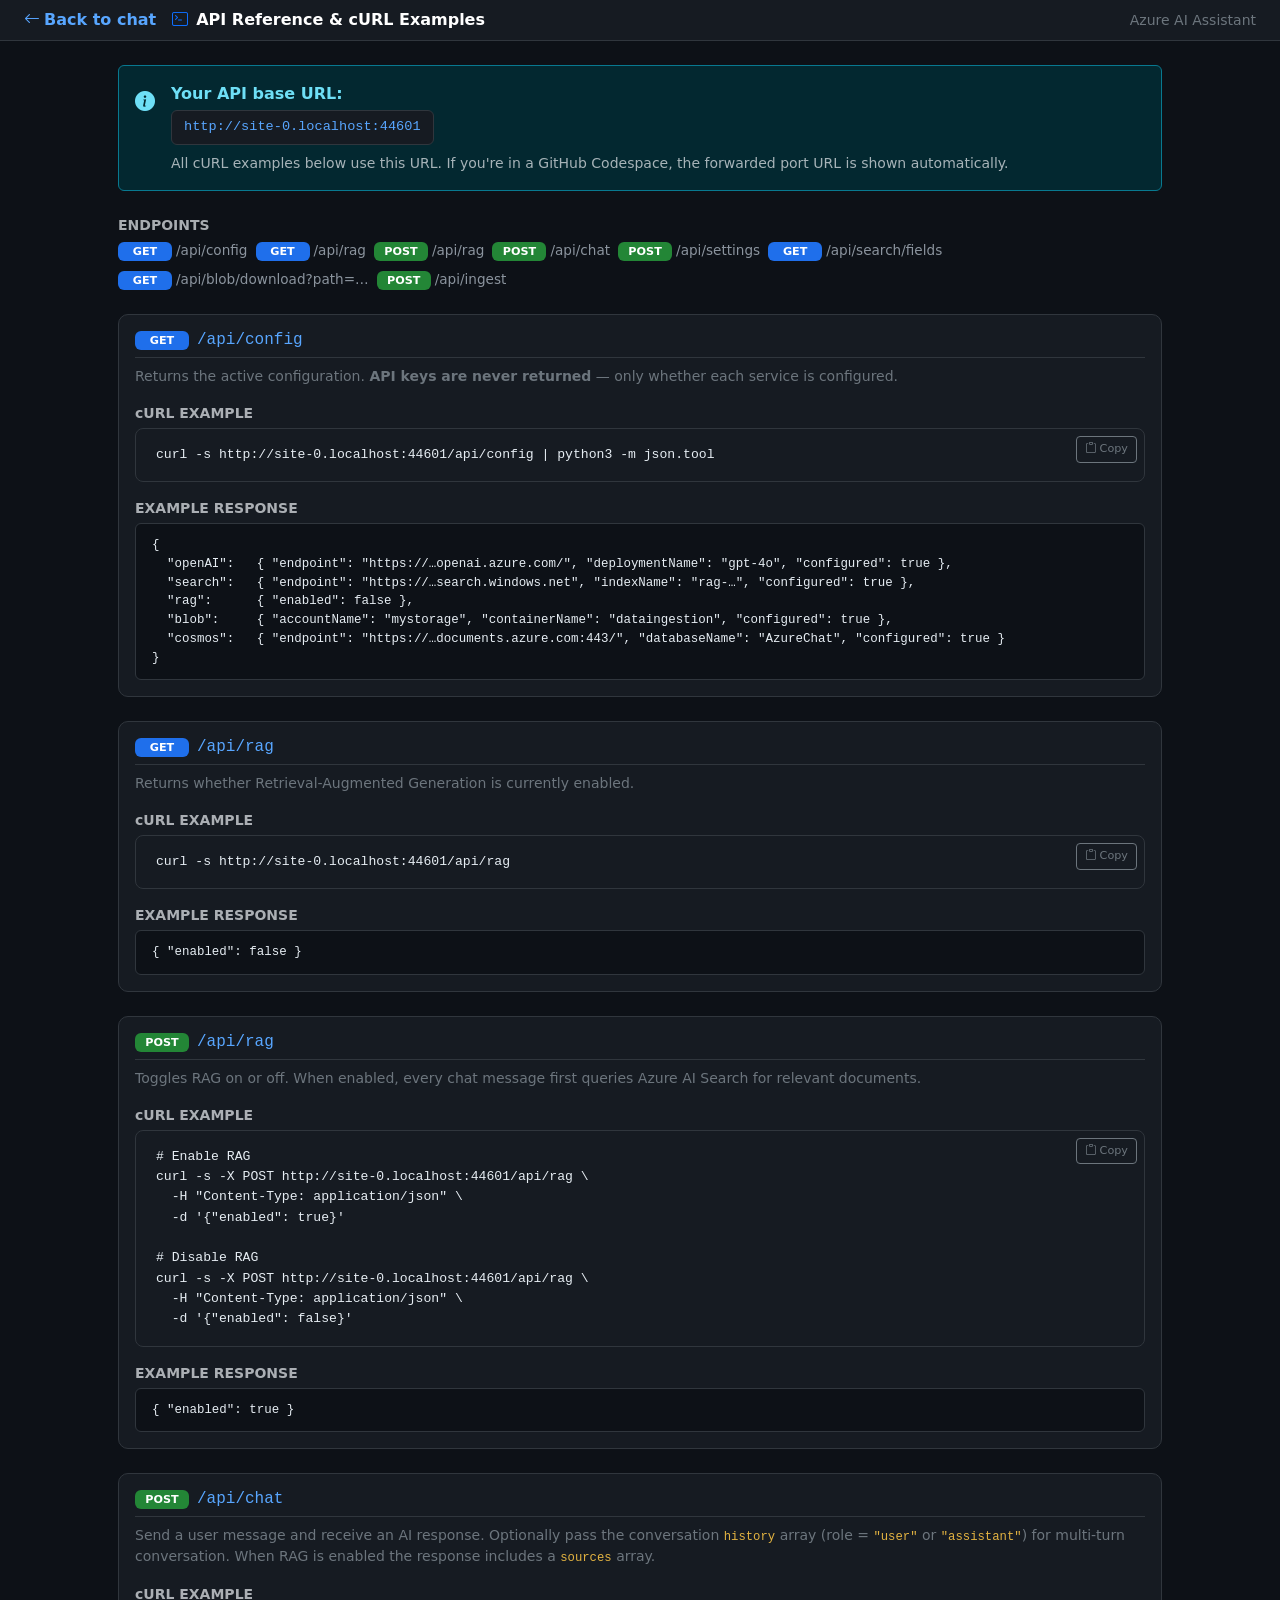
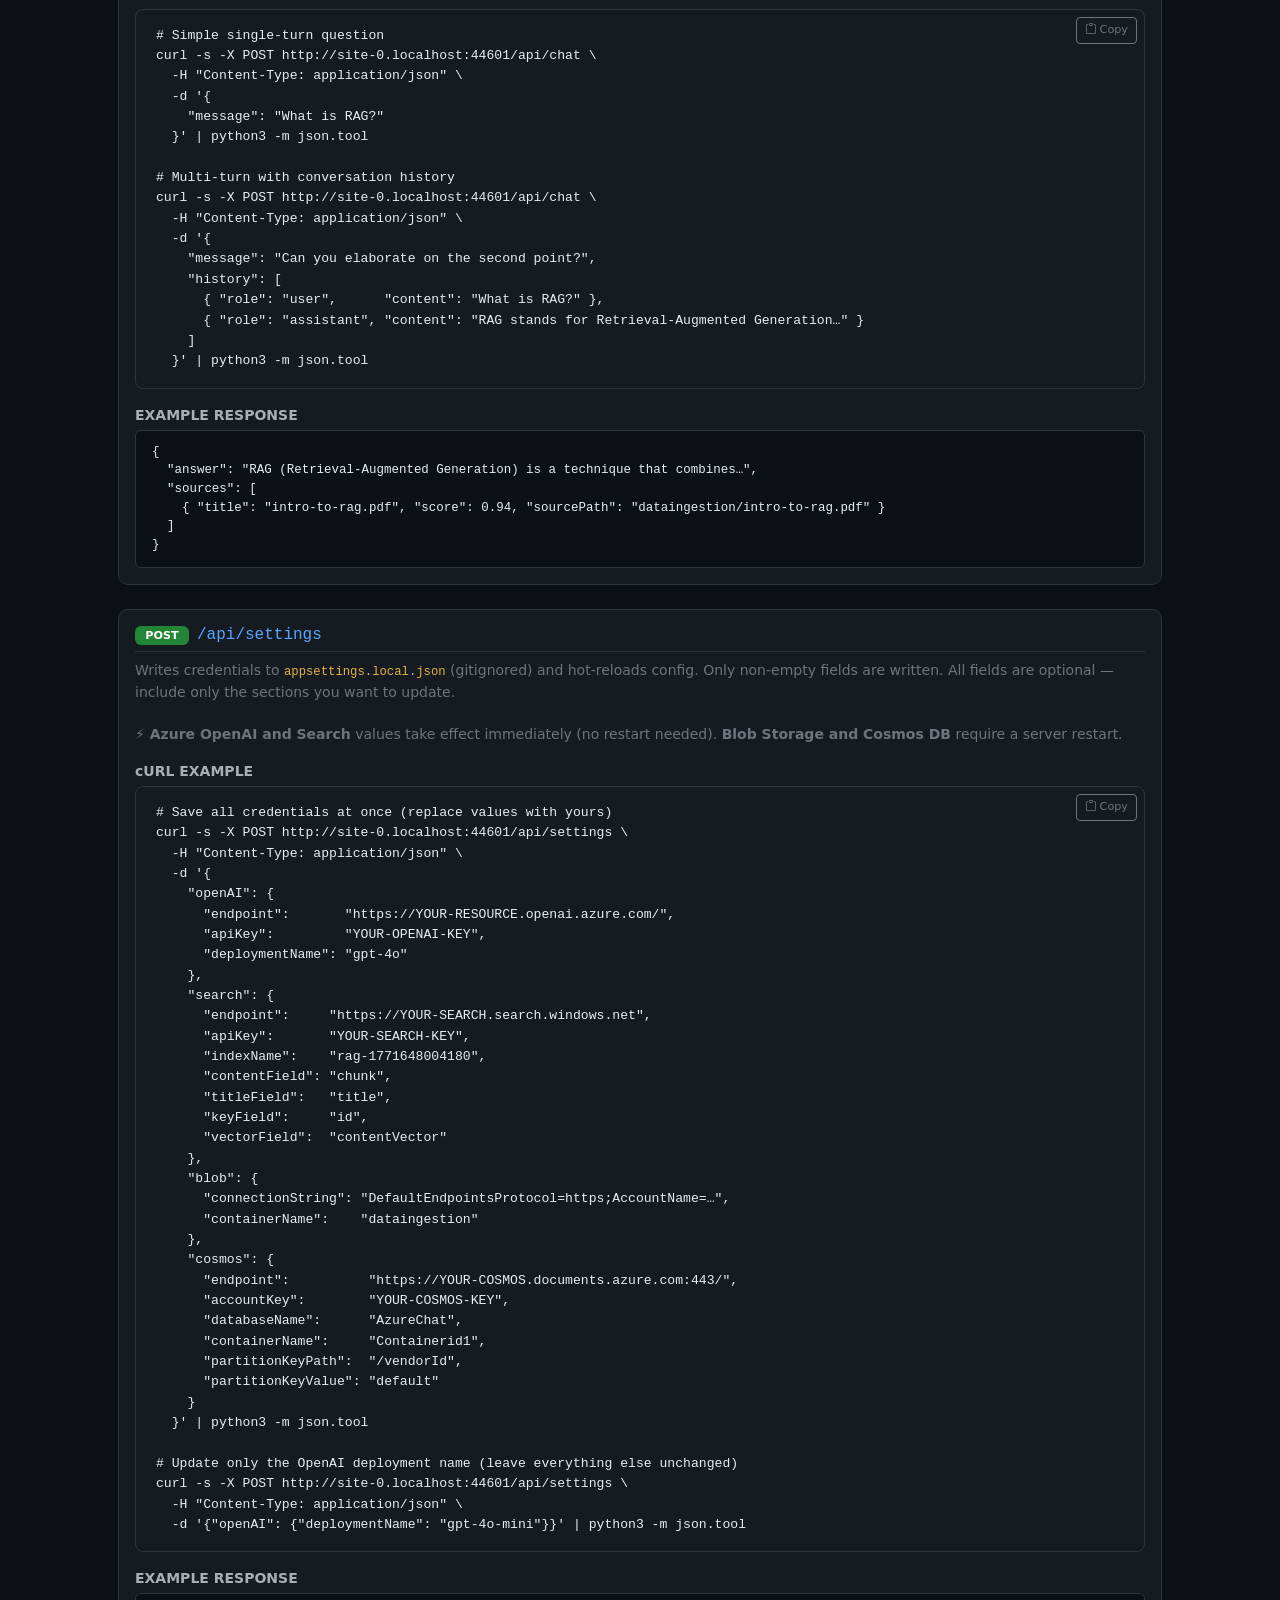
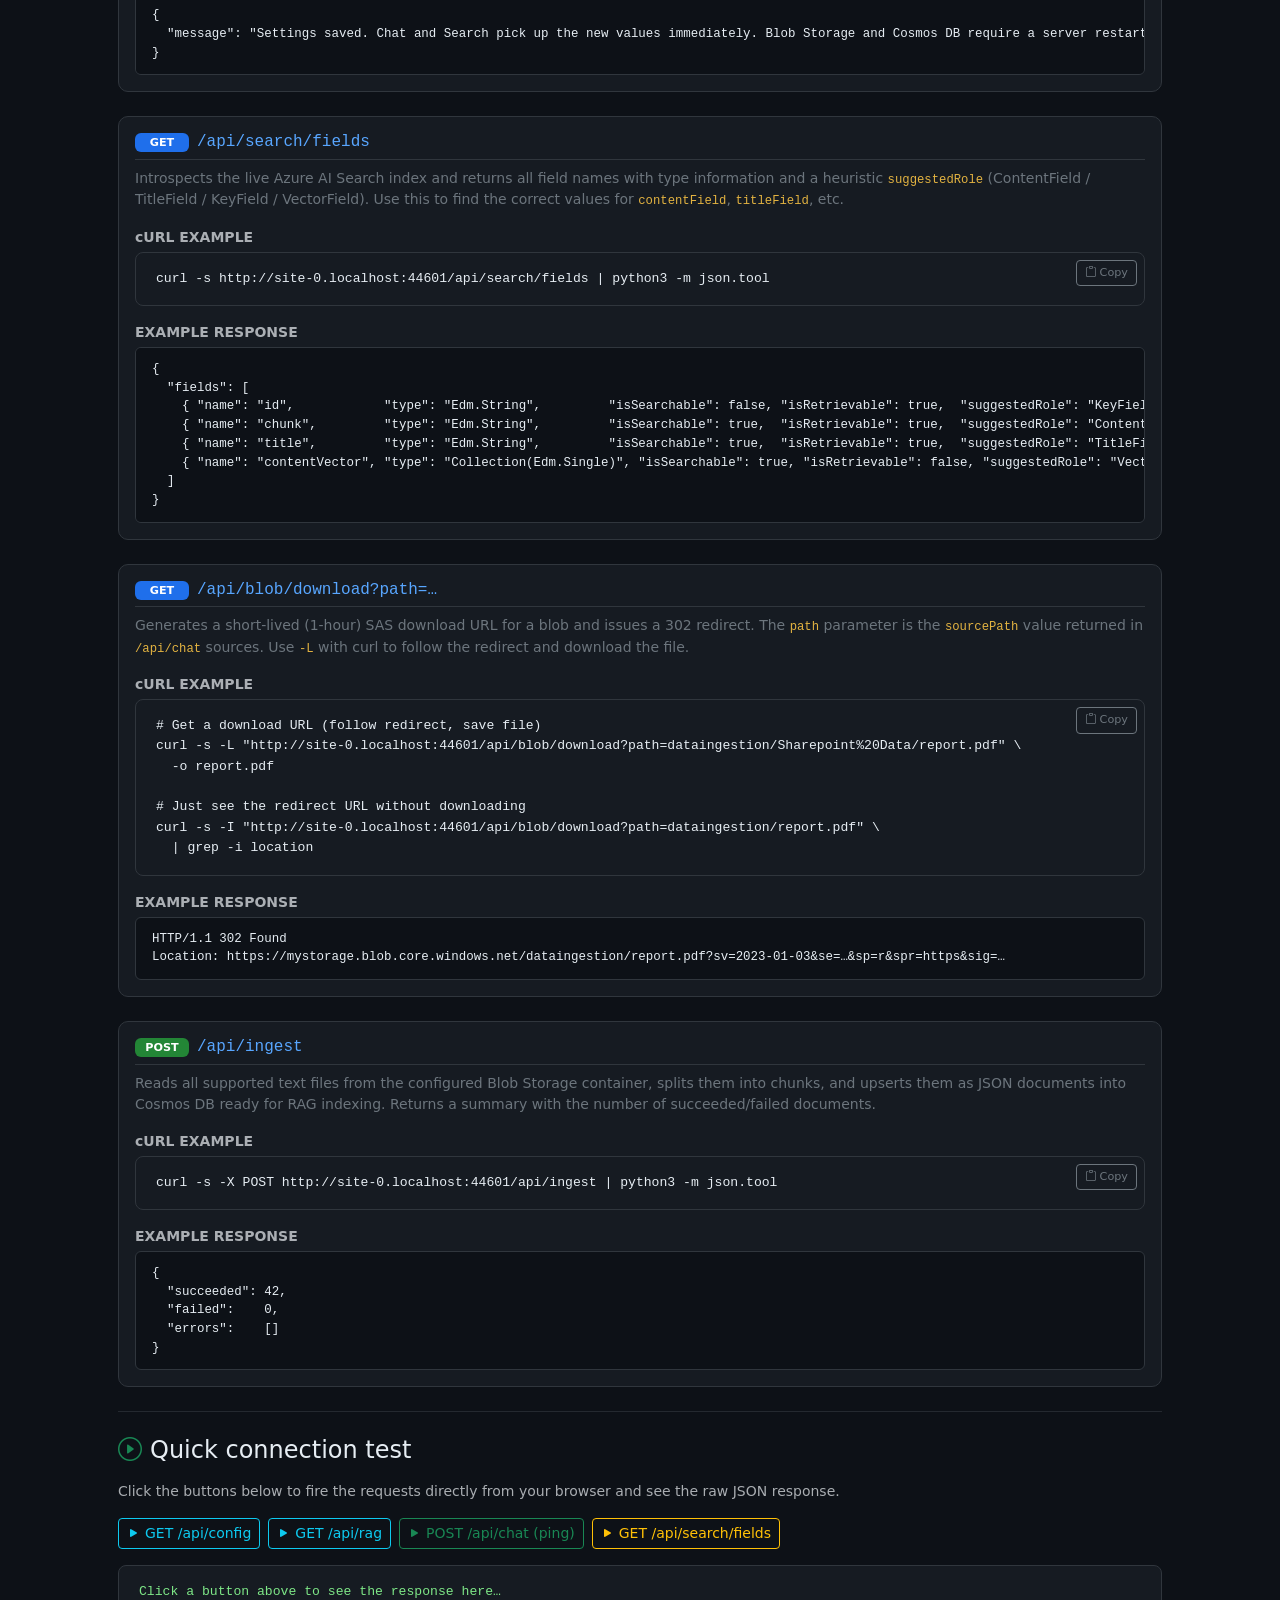
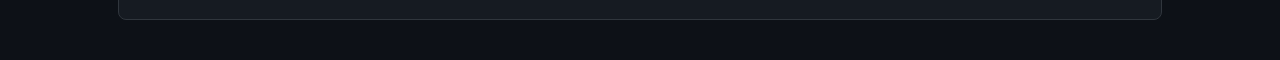
<file: src/AzureChat/wwwroot/docs.html>
<!DOCTYPE html>
<html lang="en" data-bs-theme="dark">
<head>
  <meta charset="UTF-8" />
  <meta name="viewport" content="width=device-width, initial-scale=1.0" />
  <title>API Docs — Azure AI Assistant</title>
  <link href="https://cdn.jsdelivr.net/npm/bootstrap@5.3.3/dist/css/bootstrap.min.css" rel="stylesheet" />
  <link href="https://cdn.jsdelivr.net/npm/bootstrap-icons@1.11.3/font/bootstrap-icons.min.css" rel="stylesheet" />
  <style>
    body { background: #0d1117; color: #e6edf3; }
    .navbar { background: #161b22 !important; border-bottom: 1px solid #30363d; }
    pre.curl-block {
      background: #161b22;
      border: 1px solid #30363d;
      border-radius: 8px;
      padding: 1rem 1.25rem;
      font-size: .82rem;
      line-height: 1.55;
      overflow-x: auto;
      white-space: pre;
      position: relative;
    }
    .copy-btn {
      position: absolute;
      top: .5rem;
      right: .5rem;
      font-size: .7rem;
    }
    .endpoint-card { border: 1px solid #30363d; border-radius: 10px; background: #161b22; }
    .method-badge { font-size: .7rem; min-width: 54px; text-align: center; }
    .method-GET  { background: #1f6feb; }
    .method-POST { background: #238636; }
    h3.ep-title  { font-size: 1rem; font-family: monospace; color: #58a6ff; margin: 0; }
    .section-head { border-bottom: 1px solid #30363d; padding-bottom: .4rem; margin-bottom: 1rem; }
    code { color: #e3b341; background: transparent; }
    .base-url-box { background: #161b22; border: 1px solid #30363d; border-radius: 6px; padding: .4rem .75rem; font-family: monospace; font-size: .85rem; color: #58a6ff; }
    .response-example { background: #0d1117; border: 1px solid #30363d; border-radius: 6px; padding: .75rem 1rem; font-size: .78rem; font-family: monospace; overflow-x: auto; white-space: pre; }
    a.back-link { color: #58a6ff; text-decoration: none; }
    a.back-link:hover { text-decoration: underline; }
    .toc-link { color: #8b949e; text-decoration: none; font-size: .85rem; }
    .toc-link:hover { color: #58a6ff; }
  </style>
</head>
<body>

  <!-- ── Navbar ─────────────────────────────────────────────────────── -->
  <nav class="navbar px-4 py-2 d-flex align-items-center gap-3">
    <a href="/" class="back-link fw-semibold">
      <i class="bi bi-arrow-left me-1"></i>Back to chat
    </a>
    <span class="fw-bold text-white">
      <i class="bi bi-terminal me-2 text-primary"></i>API Reference &amp; cURL Examples
    </span>
    <span class="ms-auto small text-secondary">Azure AI Assistant</span>
  </nav>

  <div class="container-xl py-4 px-3 px-md-5">

    <!-- Base URL callout -->
    <div class="alert alert-info d-flex align-items-start gap-3 mb-4" role="alert">
      <i class="bi bi-info-circle-fill fs-5 mt-1 flex-shrink-0"></i>
      <div>
        <strong>Your API base URL:</strong><br />
        <span class="base-url-box mt-1 d-inline-block" id="baseUrlDisplay">detecting…</span>
        <div class="mt-2 small text-muted">
          All cURL examples below use this URL. If you're in a GitHub Codespace, the forwarded
          port URL is shown automatically.
        </div>
      </div>
    </div>

    <!-- Table of contents -->
    <div class="mb-4">
      <p class="text-muted small mb-1 fw-semibold">ENDPOINTS</p>
      <div class="d-flex flex-wrap gap-2" id="toc"></div>
    </div>

    <!-- Endpoint sections rendered by JS -->
    <div id="docsBody"></div>

  </div>

  <script src="https://cdn.jsdelivr.net/npm/bootstrap@5.3.3/dist/js/bootstrap.bundle.min.js"></script>
  <script>
    // ── Detect base URL ────────────────────────────────────────────────
    const BASE = window.location.origin;
    document.getElementById('baseUrlDisplay').textContent = BASE;

    // ── Copy to clipboard helper ───────────────────────────────────────
    function copyCmd(id) {
      const text = document.getElementById(id).textContent;
      navigator.clipboard.writeText(text).then(() => {
        const btn = document.querySelector(`[onclick="copyCmd('${id}')"]`);
        if (!btn) return;
        const orig = btn.innerHTML;
        btn.innerHTML = '<i class="bi bi-check-lg"></i> Copied';
        setTimeout(() => { btn.innerHTML = orig; }, 1800);
      });
    }

    // ── Endpoint definitions ───────────────────────────────────────────
    const endpoints = [
      {
        id: 'get-config',
        method: 'GET',
        path: '/api/config',
        title: 'Get current configuration',
        desc: 'Returns the active configuration. <strong>API keys are never returned</strong> — only whether each service is configured.',
        curl: () => `curl -s ${BASE}/api/config | python3 -m json.tool`,
        response: `{
  "openAI":   { "endpoint": "https://…openai.azure.com/", "deploymentName": "gpt-4o", "configured": true },
  "search":   { "endpoint": "https://…search.windows.net", "indexName": "rag-…", "configured": true },
  "rag":      { "enabled": false },
  "blob":     { "accountName": "mystorage", "containerName": "dataingestion", "configured": true },
  "cosmos":   { "endpoint": "https://…documents.azure.com:443/", "databaseName": "AzureChat", "configured": true }
}`,
      },
      {
        id: 'get-rag',
        method: 'GET',
        path: '/api/rag',
        title: 'Get RAG toggle status',
        desc: 'Returns whether Retrieval-Augmented Generation is currently enabled.',
        curl: () => `curl -s ${BASE}/api/rag`,
        response: `{ "enabled": false }`,
      },
      {
        id: 'post-rag',
        method: 'POST',
        path: '/api/rag',
        title: 'Enable / disable RAG',
        desc: 'Toggles RAG on or off. When enabled, every chat message first queries Azure AI Search for relevant documents.',
        curl: () => `# Enable RAG
curl -s -X POST ${BASE}/api/rag \\
  -H "Content-Type: application/json" \\
  -d '{"enabled": true}'

# Disable RAG
curl -s -X POST ${BASE}/api/rag \\
  -H "Content-Type: application/json" \\
  -d '{"enabled": false}'`,
        response: `{ "enabled": true }`,
      },
      {
        id: 'post-chat',
        method: 'POST',
        path: '/api/chat',
        title: 'Send a chat message',
        desc: `Send a user message and receive an AI response. Optionally pass the conversation
<code>history</code> array (role = <code>"user"</code> or <code>"assistant"</code>) for multi-turn conversation.
When RAG is enabled the response includes a <code>sources</code> array.`,
        curl: () => `# Simple single-turn question
curl -s -X POST ${BASE}/api/chat \\
  -H "Content-Type: application/json" \\
  -d '{
    "message": "What is RAG?"
  }' | python3 -m json.tool

# Multi-turn with conversation history
curl -s -X POST ${BASE}/api/chat \\
  -H "Content-Type: application/json" \\
  -d '{
    "message": "Can you elaborate on the second point?",
    "history": [
      { "role": "user",      "content": "What is RAG?" },
      { "role": "assistant", "content": "RAG stands for Retrieval-Augmented Generation…" }
    ]
  }' | python3 -m json.tool`,
        response: `{
  "answer": "RAG (Retrieval-Augmented Generation) is a technique that combines…",
  "sources": [
    { "title": "intro-to-rag.pdf", "score": 0.94, "sourcePath": "dataingestion/intro-to-rag.pdf" }
  ]
}`,
      },
      {
        id: 'post-settings',
        method: 'POST',
        path: '/api/settings',
        title: 'Save credentials / settings',
        desc: `Writes credentials to <code>appsettings.local.json</code> (gitignored) and hot-reloads config.
Only non-empty fields are written. All fields are optional — include only the sections you want to update.
<br><br>
<strong>⚡ Azure OpenAI and Search</strong> values take effect immediately (no restart needed).
<strong>Blob Storage and Cosmos DB</strong> require a server restart.`,
        curl: () => `# Save all credentials at once (replace values with yours)
curl -s -X POST ${BASE}/api/settings \\
  -H "Content-Type: application/json" \\
  -d '{
    "openAI": {
      "endpoint":       "https://YOUR-RESOURCE.openai.azure.com/",
      "apiKey":         "YOUR-OPENAI-KEY",
      "deploymentName": "gpt-4o"
    },
    "search": {
      "endpoint":     "https://YOUR-SEARCH.search.windows.net",
      "apiKey":       "YOUR-SEARCH-KEY",
      "indexName":    "rag-1771648004180",
      "contentField": "chunk",
      "titleField":   "title",
      "keyField":     "id",
      "vectorField":  "contentVector"
    },
    "blob": {
      "connectionString": "DefaultEndpointsProtocol=https;AccountName=…",
      "containerName":    "dataingestion"
    },
    "cosmos": {
      "endpoint":          "https://YOUR-COSMOS.documents.azure.com:443/",
      "accountKey":        "YOUR-COSMOS-KEY",
      "databaseName":      "AzureChat",
      "containerName":     "Containerid1",
      "partitionKeyPath":  "/vendorId",
      "partitionKeyValue": "default"
    }
  }' | python3 -m json.tool

# Update only the OpenAI deployment name (leave everything else unchanged)
curl -s -X POST ${BASE}/api/settings \\
  -H "Content-Type: application/json" \\
  -d '{"openAI": {"deploymentName": "gpt-4o-mini"}}' | python3 -m json.tool`,
        response: `{
  "message": "Settings saved. Chat and Search pick up the new values immediately. Blob Storage and Cosmos DB require a server restart."
}`,
      },
      {
        id: 'get-search-fields',
        method: 'GET',
        path: '/api/search/fields',
        title: 'Discover index fields',
        desc: `Introspects the live Azure AI Search index and returns all field names with type information
and a heuristic <code>suggestedRole</code> (ContentField / TitleField / KeyField / VectorField).
Use this to find the correct values for <code>contentField</code>, <code>titleField</code>, etc.`,
        curl: () => `curl -s ${BASE}/api/search/fields | python3 -m json.tool`,
        response: `{
  "fields": [
    { "name": "id",            "type": "Edm.String",         "isSearchable": false, "isRetrievable": true,  "suggestedRole": "KeyField" },
    { "name": "chunk",         "type": "Edm.String",         "isSearchable": true,  "isRetrievable": true,  "suggestedRole": "ContentField" },
    { "name": "title",         "type": "Edm.String",         "isSearchable": true,  "isRetrievable": true,  "suggestedRole": "TitleField" },
    { "name": "contentVector", "type": "Collection(Edm.Single)", "isSearchable": true, "isRetrievable": false, "suggestedRole": "VectorField" }
  ]
}`,
      },
      {
        id: 'get-blob-download',
        method: 'GET',
        path: '/api/blob/download?path=…',
        title: 'Download a source blob file',
        desc: `Generates a short-lived (1-hour) SAS download URL for a blob and issues a 302 redirect.
The <code>path</code> parameter is the <code>sourcePath</code> value returned in <code>/api/chat</code> sources.
Use <code>-L</code> with curl to follow the redirect and download the file.`,
        curl: () => `# Get a download URL (follow redirect, save file)
curl -s -L "${BASE}/api/blob/download?path=dataingestion/Sharepoint%20Data/report.pdf" \\
  -o report.pdf

# Just see the redirect URL without downloading
curl -s -I "${BASE}/api/blob/download?path=dataingestion/report.pdf" \\
  | grep -i location`,
        response: `HTTP/1.1 302 Found
Location: https://mystorage.blob.core.windows.net/dataingestion/report.pdf?sv=2023-01-03&se=…&sp=r&spr=https&sig=…`,
      },
      {
        id: 'post-ingest',
        method: 'POST',
        path: '/api/ingest',
        title: 'Run Blob → Cosmos DB ingestion',
        desc: `Reads all supported text files from the configured Blob Storage container, splits them into
chunks, and upserts them as JSON documents into Cosmos DB ready for RAG indexing.
Returns a summary with the number of succeeded/failed documents.`,
        curl: () => `curl -s -X POST ${BASE}/api/ingest | python3 -m json.tool`,
        response: `{
  "succeeded": 42,
  "failed":    0,
  "errors":    []
}`,
      },
    ];

    // ── Render ─────────────────────────────────────────────────────────
    const methodColor = { GET: 'method-GET', POST: 'method-POST' };

    const toc  = document.getElementById('toc');
    const body = document.getElementById('docsBody');
    let cmdIdx = 0;

    endpoints.forEach(ep => {
      // TOC entry
      const a = document.createElement('a');
      a.href = `#${ep.id}`;
      a.className = 'toc-link';
      a.innerHTML =
        `<span class="badge ${methodColor[ep.method]} method-badge me-1">${ep.method}</span>${ep.path}`;
      toc.appendChild(a);

      // Card
      const curlId = `curl-${cmdIdx++}`;
      const card = document.createElement('div');
      card.className = 'endpoint-card p-3 mb-4';
      card.id = ep.id;
      card.innerHTML = `
        <div class="d-flex align-items-center gap-2 mb-2 section-head">
          <span class="badge ${methodColor[ep.method]} method-badge">${ep.method}</span>
          <h3 class="ep-title">${ep.path}</h3>
        </div>
        <p class="small text-secondary mb-3">${ep.desc}</p>

        <p class="text-muted small fw-semibold mb-1">cURL EXAMPLE</p>
        <div style="position:relative;">
          <pre class="curl-block" id="${curlId}"></pre>
          <button class="btn btn-sm btn-outline-secondary copy-btn" onclick="copyCmd('${curlId}')">
            <i class="bi bi-clipboard me-1"></i>Copy
          </button>
        </div>

        ${ep.response ? `
        <p class="text-muted small fw-semibold mb-1 mt-3">EXAMPLE RESPONSE</p>
        <div class="response-example">${escHtml(ep.response)}</div>
        ` : ''}
      `;
      // Fill cURL text (not via innerHTML to avoid XSS)
      card.querySelector(`#${curlId}`).textContent = ep.curl();
      body.appendChild(card);
    });

    function escHtml(str) {
      return str.replace(/&/g,'&amp;').replace(/</g,'&lt;').replace(/>/g,'&gt;');
    }

    // ── Quick-test panel ───────────────────────────────────────────────
    // Append a live test section at the bottom
    const testSection = document.createElement('div');
    testSection.innerHTML = `
      <hr class="border-secondary my-4" />
      <h4 class="mb-3"><i class="bi bi-play-circle me-2 text-success"></i>Quick connection test</h4>
      <p class="small text-muted mb-3">
        Click the buttons below to fire the requests directly from your browser and see the raw JSON response.
      </p>
      <div class="d-flex flex-wrap gap-2 mb-3">
        <button class="btn btn-sm btn-outline-info" onclick="liveTest('/api/config','GET')">
          <i class="bi bi-play-fill me-1"></i>GET /api/config
        </button>
        <button class="btn btn-sm btn-outline-info" onclick="liveTest('/api/rag','GET')">
          <i class="bi bi-play-fill me-1"></i>GET /api/rag
        </button>
        <button class="btn btn-sm btn-outline-success" onclick="liveTestChat()">
          <i class="bi bi-play-fill me-1"></i>POST /api/chat (ping)
        </button>
        <button class="btn btn-sm btn-outline-warning" onclick="liveTest('/api/search/fields','GET')">
          <i class="bi bi-play-fill me-1"></i>GET /api/search/fields
        </button>
      </div>
      <pre class="curl-block" id="liveOutput" style="min-height:3rem;color:#7ee787;">Click a button above to see the response here…</pre>
    `;
    body.appendChild(testSection);

    async function liveTest(path, method, body2) {
      const out = document.getElementById('liveOutput');
      out.textContent = 'Sending…';
      try {
        const res = await fetch(BASE + path, {
          method,
          headers: body2 ? { 'Content-Type': 'application/json' } : undefined,
          body: body2 ? JSON.stringify(body2) : undefined,
        });
        const text = await res.text();
        let pretty = text;
        try { pretty = JSON.stringify(JSON.parse(text), null, 2); } catch {}
        out.textContent = `HTTP ${res.status} ${res.statusText}\n\n${pretty}`;
        out.style.color = res.ok ? '#7ee787' : '#f85149';
      } catch (e) {
        out.textContent = `Network error: ${e.message}`;
        out.style.color = '#f85149';
      }
    }

    function liveTestChat() {
      liveTest('/api/chat', 'POST', { message: 'Hello, are you working?' });
    }

    window.liveTest = liveTest;
    window.liveTestChat = liveTestChat;
  </script>
</body>
</html>
</file>
